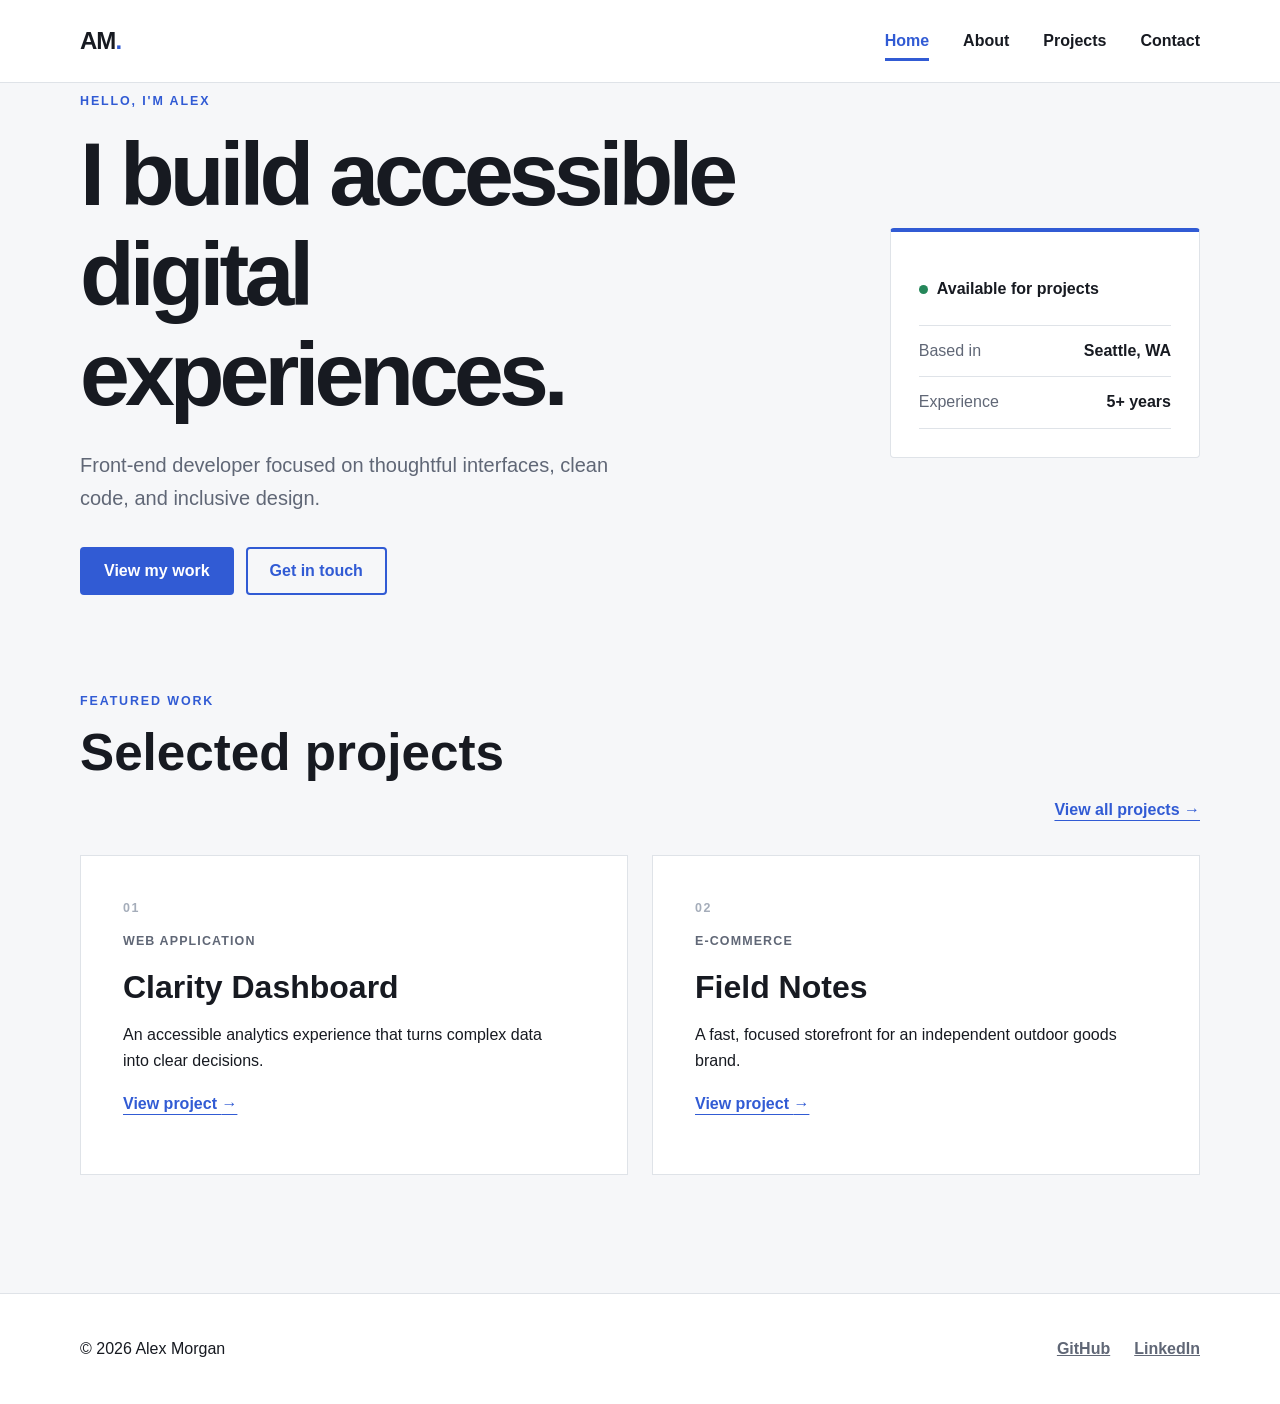
<file: index.html>
<!doctype html>
<html lang="en">
<head>
  <meta charset="utf-8">
  <meta name="viewport" content="width=device-width, initial-scale=1">
  <title>Alex Morgan — Front-End Developer</title>
  <meta name="description" content="Alex Morgan is a front-end developer creating accessible, high-performance websites and thoughtful digital experiences.">
  <meta name="robots" content="index, follow">
  <link rel="canonical" href="https://example.com/">
  <meta property="og:title" content="Alex Morgan — Front-End Developer">
  <meta property="og:description" content="Accessible, high-performance websites and thoughtful digital experiences.">
  <meta property="og:type" content="website">
  <meta property="og:url" content="https://example.com/">
  <link rel="stylesheet" href="styles.css">
</head>
<body>
  <a class="skip-link" href="#main-content">Skip to main content</a>
  <header class="site-header">
    <nav class="nav container" aria-label="Primary navigation">
      <a class="brand" href="index.html" aria-label="Alex Morgan, home">AM<span aria-hidden="true">.</span></a>
      <ul class="nav-list">
        <li><a class="active" href="index.html" aria-current="page">Home</a></li>
        <li><a href="about.html">About</a></li>
        <li><a href="projects.html">Projects</a></li>
        <li><a href="contact.html">Contact</a></li>
      </ul>
    </nav>
  </header>

  <main id="main-content">
    <section class="hero container" aria-labelledby="hero-title">
      <div class="hero-copy">
        <p class="eyebrow">Hello, I'm Alex</p>
        <h1 id="hero-title">I build accessible digital experiences.</h1>
        <p class="lede">Front-end developer focused on thoughtful interfaces, clean code, and inclusive design.</p>
        <div class="button-row" aria-label="Primary actions">
          <a class="button" href="projects.html">View my work</a>
          <a class="button button-secondary" href="contact.html">Get in touch</a>
        </div>
      </div>
      <aside class="hero-card" aria-label="Availability">
        <p class="status"><span aria-hidden="true"></span> Available for projects</p>
        <dl>
          <div><dt>Based in</dt><dd>Seattle, WA</dd></div>
          <div><dt>Experience</dt><dd>5+ years</dd></div>
        </dl>
      </aside>
    </section>

    <section class="section container" aria-labelledby="selected-title">
      <div class="section-heading">
        <div><p class="eyebrow">Featured work</p><h2 id="selected-title">Selected projects</h2></div>
        <a class="text-link" href="projects.html">View all projects <span aria-hidden="true">→</span></a>
      </div>
      <div class="project-grid">
        <article class="project-card">
          <div class="project-number" aria-hidden="true">01</div>
          <p class="project-type">Web application</p>
          <h3>Clarity Dashboard</h3>
          <p>An accessible analytics experience that turns complex data into clear decisions.</p>
          <a class="text-link" href="projects.html#clarity-dashboard" aria-label="Read about Clarity Dashboard">View project <span aria-hidden="true">→</span></a>
        </article>
        <article class="project-card">
          <div class="project-number" aria-hidden="true">02</div>
          <p class="project-type">E-commerce</p>
          <h3>Field Notes</h3>
          <p>A fast, focused storefront for an independent outdoor goods brand.</p>
          <a class="text-link" href="projects.html#field-notes" aria-label="Read about Field Notes">View project <span aria-hidden="true">→</span></a>
        </article>
      </div>
    </section>
  </main>

  <footer class="site-footer">
    <div class="container footer-inner">
      <p>&copy; <span id="year">2026</span> Alex Morgan</p>
      <nav aria-label="Social links">
        <ul class="footer-links"><li><a href="https://github.com/" rel="noopener noreferrer">GitHub</a></li><li><a href="https://www.linkedin.com/" rel="noopener noreferrer">LinkedIn</a></li></ul>
      </nav>
    </div>
  </footer>
</body>
</html>
</file>
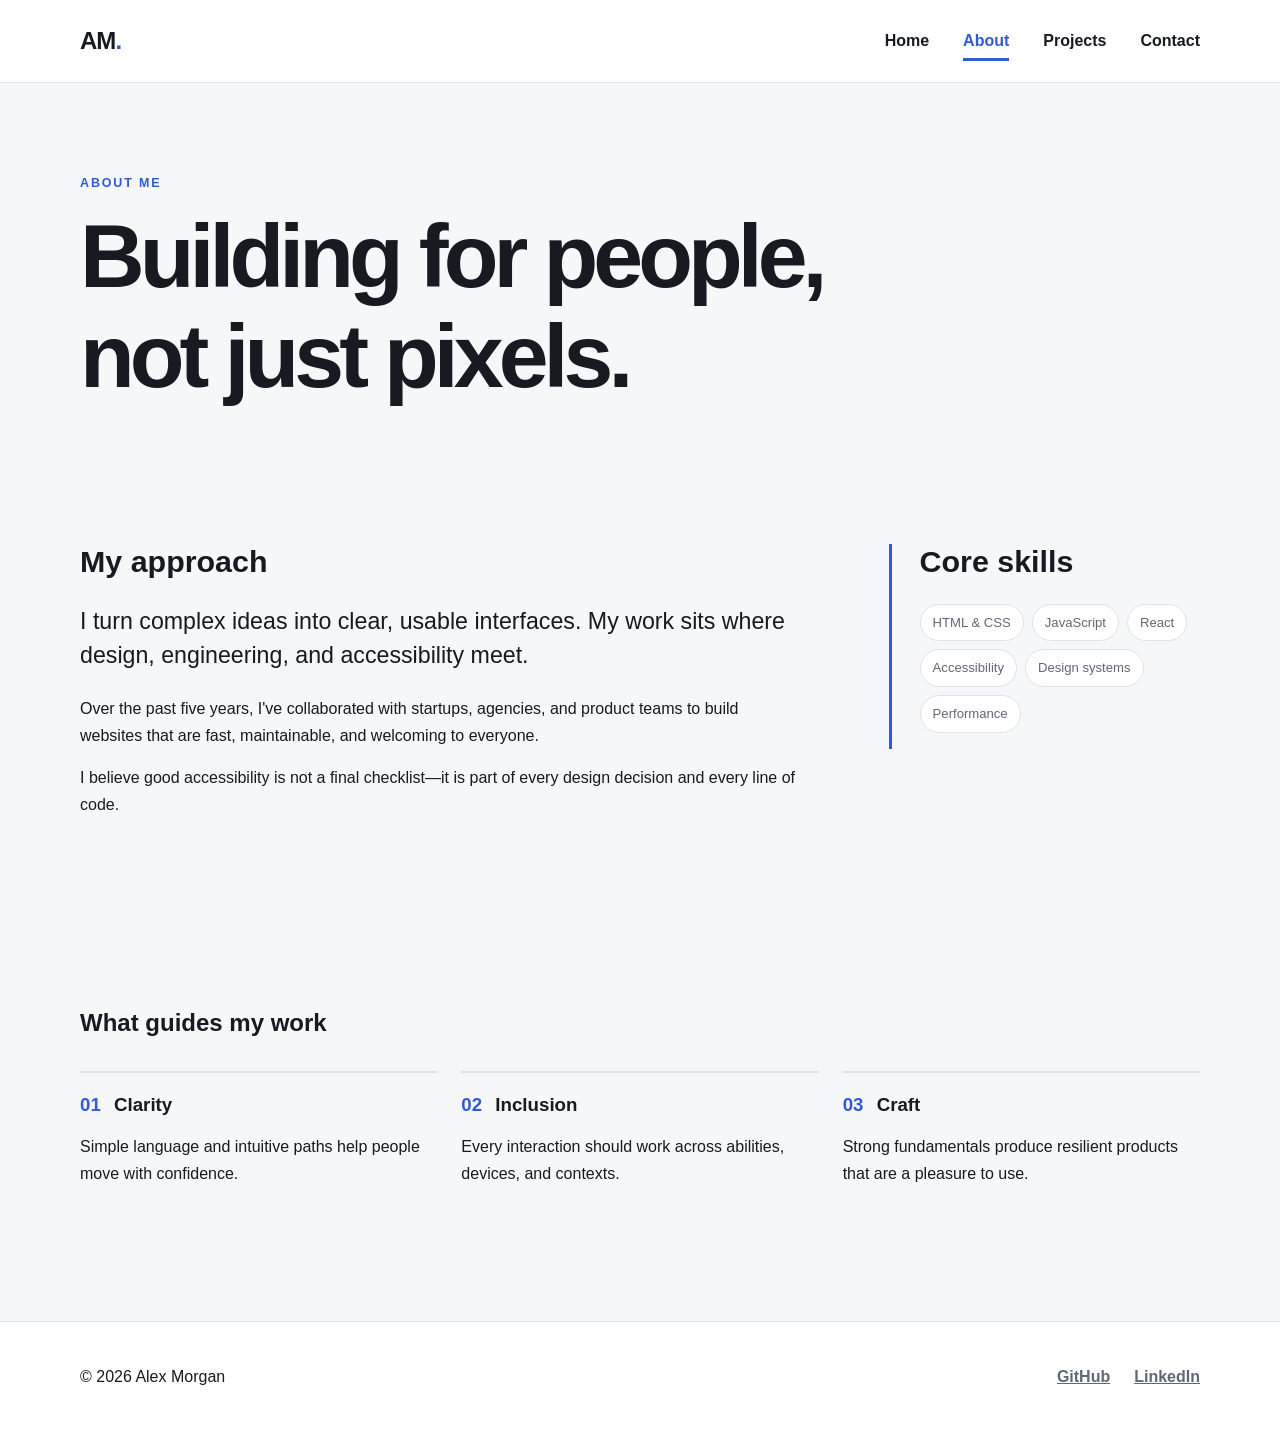
<file: about.html>
<!doctype html>
<html lang="en">
<head>
  <meta charset="utf-8">
  <meta name="viewport" content="width=device-width, initial-scale=1">
  <title>About Alex Morgan — Front-End Developer</title>
  <meta name="description" content="Learn about Alex Morgan's front-end development experience, skills, values, and approach to accessible digital design.">
  <meta name="robots" content="index, follow">
  <link rel="canonical" href="https://example.com/about.html">
  <meta property="og:title" content="About Alex Morgan">
  <meta property="og:description" content="Experience, skills, values, and an approach to accessible digital design.">
  <meta property="og:type" content="profile">
  <meta property="og:url" content="https://example.com/about.html">
  <link rel="stylesheet" href="styles.css">
</head>
<body>
  <a class="skip-link" href="#main-content">Skip to main content</a>
  <header class="site-header"><nav class="nav container" aria-label="Primary navigation">
    <a class="brand" href="index.html" aria-label="Alex Morgan, home">AM<span aria-hidden="true">.</span></a>
    <ul class="nav-list"><li><a href="index.html">Home</a></li><li><a class="active" href="about.html" aria-current="page">About</a></li><li><a href="projects.html">Projects</a></li><li><a href="contact.html">Contact</a></li></ul>
  </nav></header>
  <main id="main-content">
    <section class="page-header container" aria-labelledby="page-title">
      <p class="eyebrow">About me</p><h1 id="page-title">Building for people,<br>not just pixels.</h1>
    </section>
    <section class="section container about-layout" aria-label="Professional background">
      <article class="about-main">
        <h2>My approach</h2>
        <p class="large-copy">I turn complex ideas into clear, usable interfaces. My work sits where design, engineering, and accessibility meet.</p>
        <p>Over the past five years, I've collaborated with startups, agencies, and product teams to build websites that are fast, maintainable, and welcoming to everyone.</p>
        <p>I believe good accessibility is not a final checklist—it is part of every design decision and every line of code.</p>
      </article>
      <aside class="skills-card" aria-labelledby="skills-title">
        <h2 id="skills-title">Core skills</h2>
        <ul class="tag-list"><li>HTML &amp; CSS</li><li>JavaScript</li><li>React</li><li>Accessibility</li><li>Design systems</li><li>Performance</li></ul>
      </aside>
    </section>
    <section class="section container" aria-labelledby="values-title">
      <h2 id="values-title">What guides my work</h2>
      <div class="values-grid">
        <article><h3><span aria-hidden="true">01</span> Clarity</h3><p>Simple language and intuitive paths help people move with confidence.</p></article>
        <article><h3><span aria-hidden="true">02</span> Inclusion</h3><p>Every interaction should work across abilities, devices, and contexts.</p></article>
        <article><h3><span aria-hidden="true">03</span> Craft</h3><p>Strong fundamentals produce resilient products that are a pleasure to use.</p></article>
      </div>
    </section>
  </main>
  <footer class="site-footer"><div class="container footer-inner"><p>&copy; 2026 Alex Morgan</p><nav aria-label="Social links"><ul class="footer-links"><li><a href="https://github.com/" rel="noopener noreferrer">GitHub</a></li><li><a href="https://www.linkedin.com/" rel="noopener noreferrer">LinkedIn</a></li></ul></nav></div></footer>
</body>
</html>
</file>
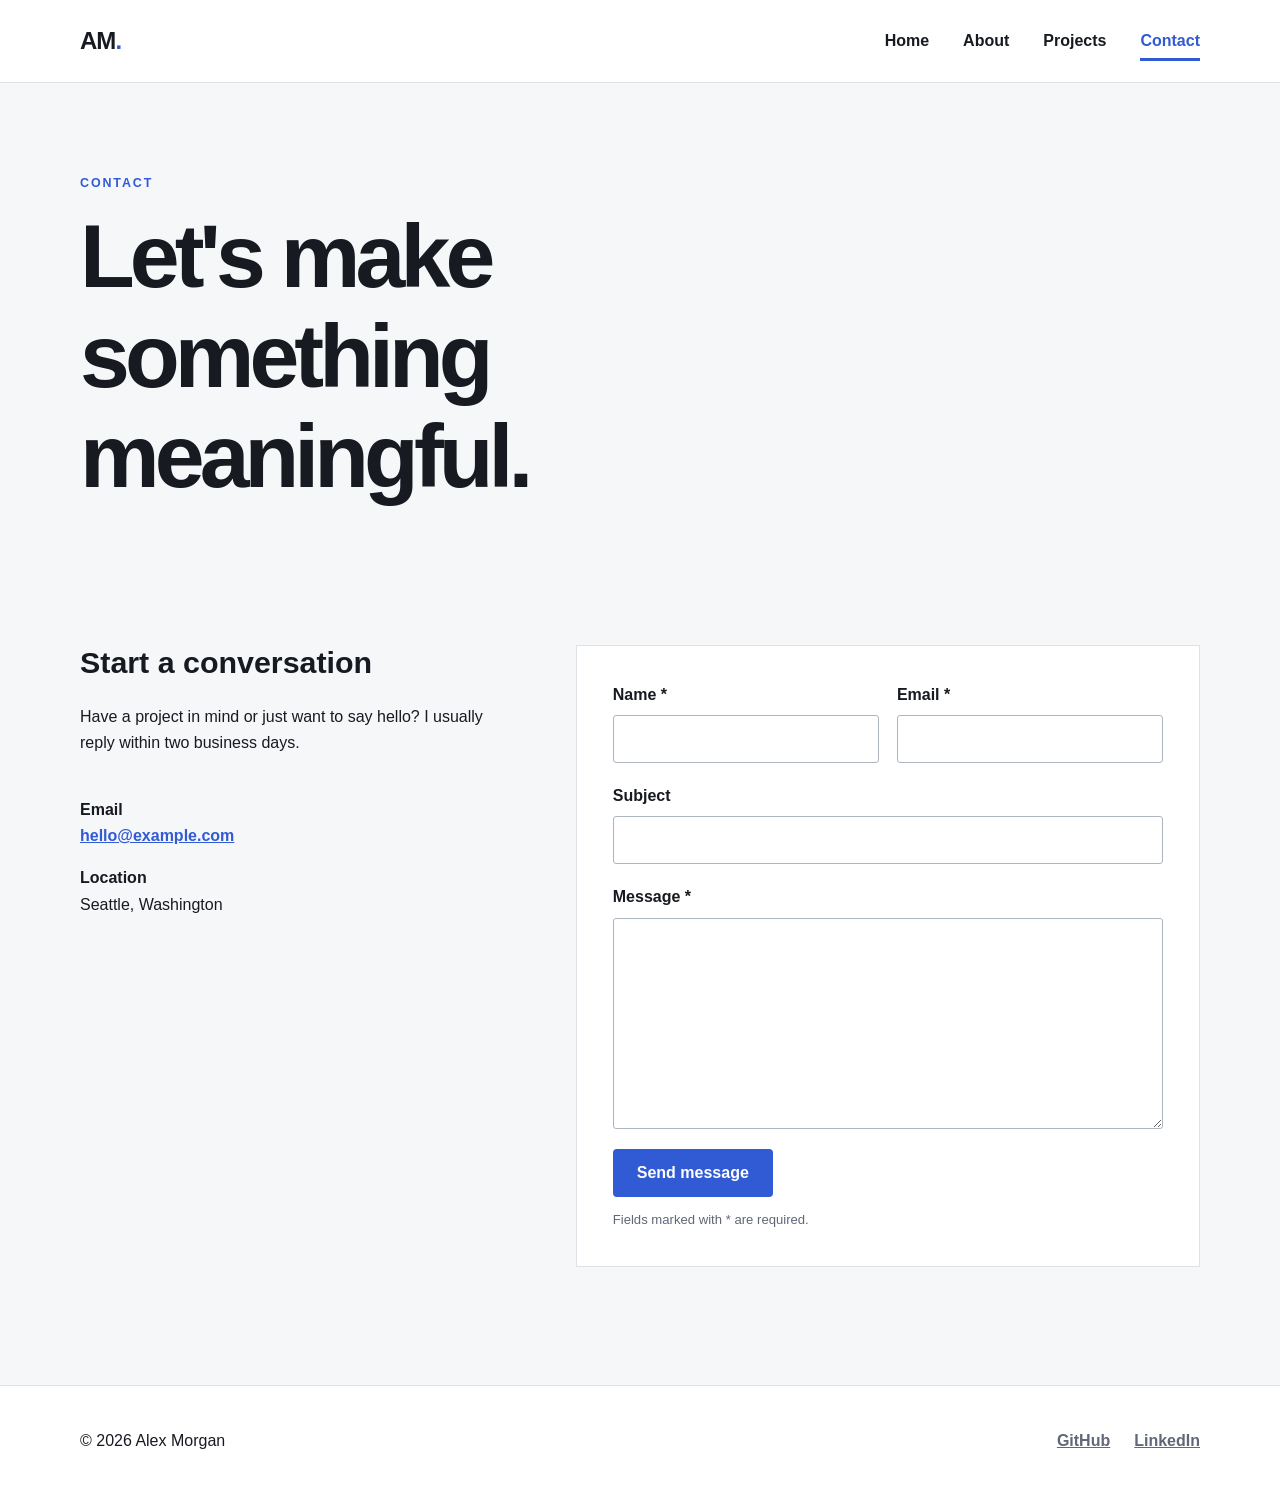
<file: contact.html>
<!doctype html>
<html lang="en">
<head>
  <meta charset="utf-8">
  <meta name="viewport" content="width=device-width, initial-scale=1">
  <title>Contact Alex Morgan — Start a Project</title>
  <meta name="description" content="Contact Alex Morgan to discuss a website, digital product, or accessibility and front-end development project.">
  <meta name="robots" content="index, follow">
  <link rel="canonical" href="https://example.com/contact.html">
  <meta property="og:title" content="Contact Alex Morgan">
  <meta property="og:description" content="Start a conversation about your next digital project.">
  <meta property="og:type" content="website">
  <meta property="og:url" content="https://example.com/contact.html">
  <link rel="stylesheet" href="styles.css">
</head>
<body>
  <a class="skip-link" href="#main-content">Skip to main content</a>
  <header class="site-header"><nav class="nav container" aria-label="Primary navigation">
    <a class="brand" href="index.html" aria-label="Alex Morgan, home">AM<span aria-hidden="true">.</span></a>
    <ul class="nav-list"><li><a href="index.html">Home</a></li><li><a href="about.html">About</a></li><li><a href="projects.html">Projects</a></li><li><a class="active" href="contact.html" aria-current="page">Contact</a></li></ul>
  </nav></header>
  <main id="main-content">
    <section class="page-header container" aria-labelledby="page-title"><p class="eyebrow">Contact</p><h1 id="page-title">Let's make something<br>meaningful.</h1></section>
    <section class="section container contact-layout" aria-label="Contact Alex Morgan">
      <aside aria-labelledby="contact-heading">
        <h2 id="contact-heading">Start a conversation</h2>
        <p>Have a project in mind or just want to say hello? I usually reply within two business days.</p>
        <address><p><strong>Email</strong><br><a href="mailto:hello@example.com">hello@example.com</a></p><p><strong>Location</strong><br>Seattle, Washington</p></address>
      </aside>
      <form class="contact-form" action="#" method="post">
        <div class="form-row">
          <div class="form-group"><label for="name">Name <span aria-hidden="true">*</span></label><input id="name" name="name" type="text" autocomplete="name" required aria-required="true"></div>
          <div class="form-group"><label for="email">Email <span aria-hidden="true">*</span></label><input id="email" name="email" type="email" autocomplete="email" required aria-required="true"></div>
        </div>
        <div class="form-group"><label for="subject">Subject</label><input id="subject" name="subject" type="text"></div>
        <div class="form-group"><label for="message">Message <span aria-hidden="true">*</span></label><textarea id="message" name="message" rows="7" required aria-required="true"></textarea></div>
        <button class="button" type="submit">Send message</button>
        <p class="form-note">Fields marked with <span aria-hidden="true">*</span> are required.</p>
      </form>
    </section>
  </main>
  <footer class="site-footer"><div class="container footer-inner"><p>&copy; 2026 Alex Morgan</p><nav aria-label="Social links"><ul class="footer-links"><li><a href="https://github.com/" rel="noopener noreferrer">GitHub</a></li><li><a href="https://www.linkedin.com/" rel="noopener noreferrer">LinkedIn</a></li></ul></nav></div></footer>
</body>
</html>
</file>
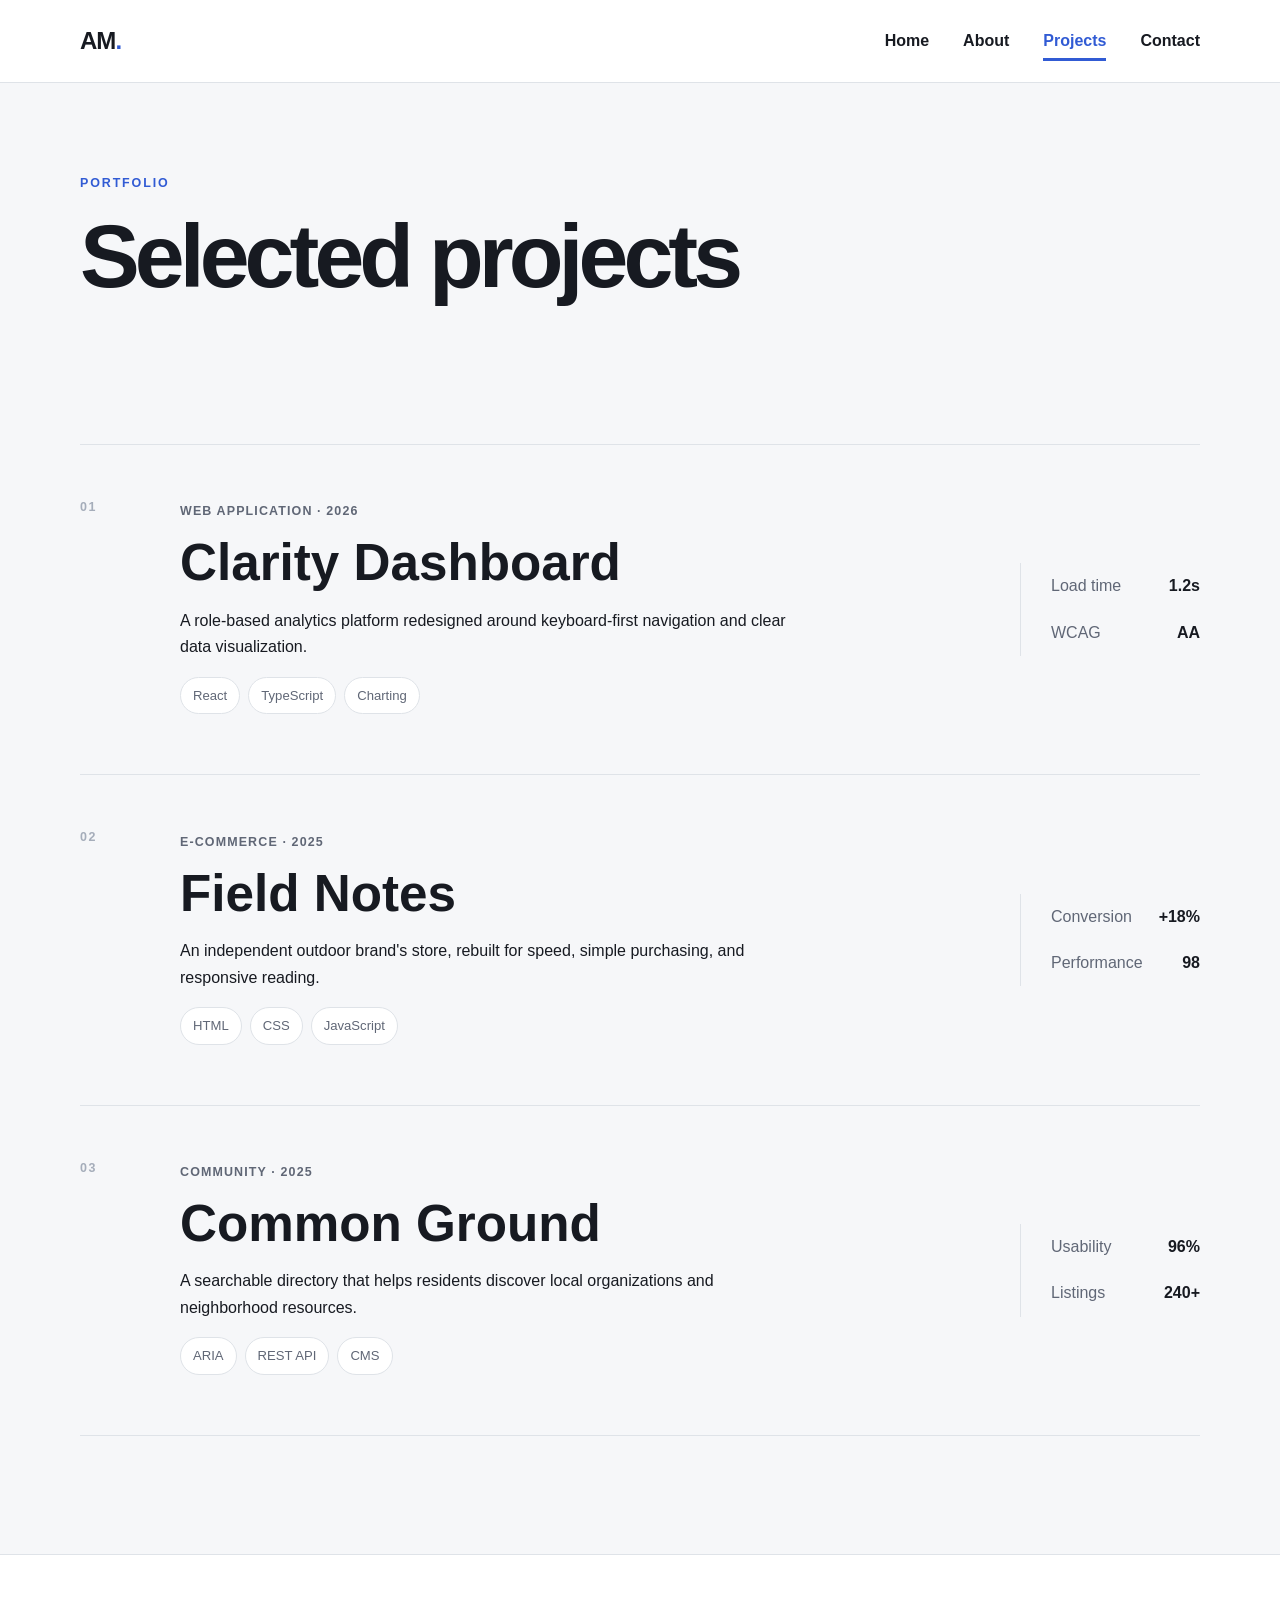
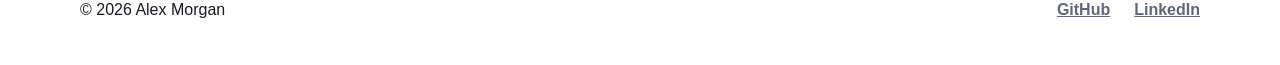
<file: projects.html>
<!doctype html>
<html lang="en">
<head>
  <meta charset="utf-8">
  <meta name="viewport" content="width=device-width, initial-scale=1">
  <title>Projects — Alex Morgan Front-End Developer</title>
  <meta name="description" content="Explore selected web applications, accessible interfaces, and digital products built by front-end developer Alex Morgan.">
  <meta name="robots" content="index, follow">
  <link rel="canonical" href="https://example.com/projects.html">
  <meta property="og:title" content="Projects — Alex Morgan">
  <meta property="og:description" content="Selected web applications and accessible digital products.">
  <meta property="og:type" content="website">
  <meta property="og:url" content="https://example.com/projects.html">
  <link rel="stylesheet" href="styles.css">
</head>
<body>
  <a class="skip-link" href="#main-content">Skip to main content</a>
  <header class="site-header"><nav class="nav container" aria-label="Primary navigation">
    <a class="brand" href="index.html" aria-label="Alex Morgan, home">AM<span aria-hidden="true">.</span></a>
    <ul class="nav-list"><li><a href="index.html">Home</a></li><li><a href="about.html">About</a></li><li><a class="active" href="projects.html" aria-current="page">Projects</a></li><li><a href="contact.html">Contact</a></li></ul>
  </nav></header>
  <main id="main-content">
    <section class="page-header container" aria-labelledby="page-title"><p class="eyebrow">Portfolio</p><h1 id="page-title">Selected projects</h1></section>
    <section class="section container" aria-label="Project portfolio">
      <article class="featured-project" id="clarity-dashboard">
        <div class="project-number large" aria-hidden="true">01</div>
        <div class="featured-copy"><p class="project-type">Web application · 2026</p><h2>Clarity Dashboard</h2><p>A role-based analytics platform redesigned around keyboard-first navigation and clear data visualization.</p><ul class="tag-list" aria-label="Technologies used"><li>React</li><li>TypeScript</li><li>Charting</li></ul></div>
        <div class="project-metrics" aria-label="Project outcomes"><dl><div><dt>Load time</dt><dd>1.2s</dd></div><div><dt>WCAG</dt><dd>AA</dd></div></dl></div>
      </article>
      <article class="featured-project" id="field-notes">
        <div class="project-number large" aria-hidden="true">02</div>
        <div class="featured-copy"><p class="project-type">E-commerce · 2025</p><h2>Field Notes</h2><p>An independent outdoor brand's store, rebuilt for speed, simple purchasing, and responsive reading.</p><ul class="tag-list" aria-label="Technologies used"><li>HTML</li><li>CSS</li><li>JavaScript</li></ul></div>
        <div class="project-metrics" aria-label="Project outcomes"><dl><div><dt>Conversion</dt><dd>+18%</dd></div><div><dt>Performance</dt><dd>98</dd></div></dl></div>
      </article>
      <article class="featured-project" id="common-ground">
        <div class="project-number large" aria-hidden="true">03</div>
        <div class="featured-copy"><p class="project-type">Community · 2025</p><h2>Common Ground</h2><p>A searchable directory that helps residents discover local organizations and neighborhood resources.</p><ul class="tag-list" aria-label="Technologies used"><li>ARIA</li><li>REST API</li><li>CMS</li></ul></div>
        <div class="project-metrics" aria-label="Project outcomes"><dl><div><dt>Usability</dt><dd>96%</dd></div><div><dt>Listings</dt><dd>240+</dd></div></dl></div>
      </article>
    </section>
  </main>
  <footer class="site-footer"><div class="container footer-inner"><p>&copy; 2026 Alex Morgan</p><nav aria-label="Social links"><ul class="footer-links"><li><a href="https://github.com/" rel="noopener noreferrer">GitHub</a></li><li><a href="https://www.linkedin.com/" rel="noopener noreferrer">LinkedIn</a></li></ul></nav></div></footer>
</body>
</html>
</file>
<file: styles.css>
:root {
  --ink: #171a21;
  --muted: #606776;
  --paper: #f6f7f9;
  --white: #ffffff;
  --line: #dfe3e8;
  --accent: #315bd4;
  --accent-dark: #2446a8;
  --soft: #edf1f8;
}

* { box-sizing: border-box; }
html { scroll-behavior: smooth; }
body {
  margin: 0;
  color: var(--ink);
  background: var(--paper);
  font-family: Arial, Helvetica, sans-serif;
  font-size: 16px;
  line-height: 1.65;
}
img, svg { max-width: 100%; }
a { color: inherit; }
:focus-visible { outline: 3px solid #e29a16; outline-offset: 4px; }
.container { width: min(1120px, calc(100% - 48px)); margin-inline: auto; }
.skip-link {
  position: fixed; left: 16px; top: -100px; z-index: 100;
  background: var(--ink); color: var(--white); padding: 10px 16px; border-radius: 4px;
}
.skip-link:focus { top: 16px; }

.site-header { background: var(--white); border-bottom: 1px solid var(--line); }
.nav { min-height: 82px; display: flex; align-items: center; justify-content: space-between; }
.brand { font-size: 1.5rem; font-weight: 800; text-decoration: none; letter-spacing: -0.04em; }
.brand span { color: var(--accent); }
.nav-list, .footer-links { display: flex; list-style: none; margin: 0; padding: 0; }
.nav-list { gap: 34px; }
.nav-list a { position: relative; font-weight: 700; text-decoration: none; }
.nav-list a:hover, .nav-list a.active { color: var(--accent); }
.nav-list a.active::after { content: ""; position: absolute; left: 0; right: 0; bottom: -12px; height: 3px; background: var(--accent); }

.hero { min-height: 520px; display: grid; grid-template-columns: 1.55fr 0.65fr; align-items: center; gap: 70px; }
.eyebrow { margin: 0 0 12px; color: var(--accent); font-size: 0.78rem; font-weight: 800; letter-spacing: 0.15em; text-transform: uppercase; }
h1, h2, h3 { line-height: 1.12; margin-top: 0; }
h1 { max-width: 780px; font-size: clamp(3rem, 7vw, 5.8rem); letter-spacing: -0.055em; }
.hero h1 { max-width: 720px; margin-bottom: 24px; }
.lede { max-width: 560px; color: var(--muted); font-size: 1.25rem; }
.button-row { display: flex; flex-wrap: wrap; gap: 12px; margin-top: 32px; }
.button { display: inline-flex; align-items: center; justify-content: center; min-height: 48px; border: 2px solid var(--accent); border-radius: 4px; padding: 10px 22px; background: var(--accent); color: var(--white); font: 700 1rem/1 Arial, Helvetica, sans-serif; text-decoration: none; cursor: pointer; }
.button:hover { background: var(--accent-dark); border-color: var(--accent-dark); }
.button-secondary { background: transparent; color: var(--accent); }
.button-secondary:hover { background: var(--soft); color: var(--accent-dark); }
.hero-card { border: 1px solid var(--line); border-top: 4px solid var(--accent); border-radius: 4px; background: var(--white); padding: 28px; }
.status { display: flex; align-items: center; gap: 9px; font-weight: 800; }
.status span { width: 9px; height: 9px; border-radius: 50%; background: #25875a; }
dl { margin: 0; }
.hero-card dl { border-top: 1px solid var(--line); margin-top: 22px; }
.hero-card dl div { display: flex; justify-content: space-between; padding: 12px 0; border-bottom: 1px solid var(--line); }
dt { color: var(--muted); } dd { margin: 0; font-weight: 800; }

.section { padding-block: 88px; }
.section-heading { display: flex; align-items: end; justify-content: space-between; margin-bottom: 32px; }
.section-heading h2 { font-size: clamp(2rem, 4vw, 3.25rem); }
.text-link { color: var(--accent); font-weight: 800; text-decoration-thickness: 1px; text-underline-offset: 5px; }
.project-grid { display: grid; grid-template-columns: repeat(2, 1fr); gap: 24px; }
.project-card { position: relative; min-height: 320px; border: 1px solid var(--line); background: var(--white); padding: 42px; }
.project-card:hover { border-color: #abb5c4; }
.project-number { color: #a5adba; font-size: 0.78rem; font-weight: 800; letter-spacing: 0.12em; }
.project-card h3 { margin: 18px 0 12px; font-size: 2rem; }
.project-card p { max-width: 430px; }
.project-type { color: var(--muted) !important; font-size: 0.78rem; font-weight: 800; letter-spacing: 0.09em; text-transform: uppercase; }

.page-header { padding-block: 90px 50px; }
.page-header h1 { margin: 0; }
.about-layout { display: grid; grid-template-columns: 1.5fr 0.65fr; gap: 90px; }
.about-main h2, .skills-card h2, .contact-layout h2 { font-size: 1.9rem; }
.large-copy { color: var(--ink); font-size: 1.45rem; line-height: 1.5; }
.skills-card { align-self: start; border-left: 3px solid var(--accent); padding-left: 28px; }
.tag-list { display: flex; flex-wrap: wrap; gap: 8px; list-style: none; padding: 0; }
.tag-list li { border: 1px solid var(--line); border-radius: 999px; background: var(--white); padding: 7px 12px; color: var(--muted); font-size: 0.82rem; }
.values-grid { display: grid; grid-template-columns: repeat(3, 1fr); gap: 24px; margin-top: 34px; }
.values-grid article { border-top: 2px solid var(--line); padding-top: 22px; }
.values-grid h3 span { color: var(--accent); margin-right: 8px; }

.featured-project { display: grid; grid-template-columns: 70px 1fr 180px; align-items: center; gap: 30px; border-top: 1px solid var(--line); padding-block: 44px; }
.featured-project:last-child { border-bottom: 1px solid var(--line); }
.project-number.large { align-self: start; padding-top: 8px; }
.featured-copy h2 { font-size: clamp(2rem, 4vw, 3.2rem); margin: 8px 0 14px; }
.featured-copy > p:not(.project-type) { max-width: 620px; }
.project-metrics dl { border-left: 1px solid var(--line); padding-left: 30px; }
.project-metrics dl div { display: flex; justify-content: space-between; gap: 10px; padding: 10px 0; }

.contact-layout { display: grid; grid-template-columns: 0.65fr 1fr; gap: 90px; }
.contact-layout address { font-style: normal; margin-top: 40px; }
.contact-layout address a { color: var(--accent); font-weight: 800; }
.contact-form { background: var(--white); border: 1px solid var(--line); padding: 36px; }
.form-row { display: grid; grid-template-columns: 1fr 1fr; gap: 18px; }
.form-group { display: flex; flex-direction: column; margin-bottom: 20px; }
label { margin-bottom: 7px; font-weight: 800; }
input, textarea { width: 100%; border: 1px solid #adb5c1; border-radius: 3px; background: var(--white); color: var(--ink); font: inherit; padding: 12px; }
input { height: 48px; }
textarea { resize: vertical; }
input:focus, textarea:focus { border-color: var(--accent); }
.form-note { color: var(--muted); font-size: 0.82rem; margin: 12px 0 0; }

.site-footer { margin-top: 30px; border-top: 1px solid var(--line); background: var(--white); }
.footer-inner { min-height: 110px; display: flex; align-items: center; justify-content: space-between; }
.footer-links { gap: 24px; }
.footer-links a { color: var(--muted); font-weight: 700; }
.footer-links a:hover { color: var(--accent); }

@media (max-width: 800px) {
  .container { width: min(100% - 32px, 1120px); }
  .nav { min-height: 72px; }
  .nav-list { gap: 18px; }
  .hero { grid-template-columns: 1fr; gap: 40px; padding-block: 70px; }
  .hero-card { max-width: 420px; }
  .project-grid, .about-layout, .contact-layout { grid-template-columns: 1fr; }
  .about-layout, .contact-layout { gap: 50px; }
  .values-grid { grid-template-columns: 1fr; }
  .featured-project { grid-template-columns: 50px 1fr; }
  .project-metrics { grid-column: 2; }
}

@media (max-width: 560px) {
  .nav { align-items: flex-start; flex-direction: column; justify-content: center; gap: 8px; padding-block: 12px; }
  .nav-list { width: 100%; justify-content: space-between; gap: 8px; }
  .nav-list a { font-size: 0.88rem; }
  h1 { font-size: 3rem; }
  .section, .page-header { padding-block: 60px 40px; }
  .section-heading { align-items: start; flex-direction: column; gap: 18px; }
  .project-card { padding: 28px; }
  .featured-project { grid-template-columns: 1fr; gap: 12px; }
  .project-metrics { grid-column: 1; }
  .project-metrics dl { border-left: 0; border-top: 1px solid var(--line); padding-left: 0; }
  .form-row { grid-template-columns: 1fr; gap: 0; }
  .contact-form { padding: 24px; }
  .footer-inner { align-items: flex-start; flex-direction: column; justify-content: center; gap: 10px; }
}

@media (prefers-reduced-motion: reduce) {
  html { scroll-behavior: auto; }
}
</file>
